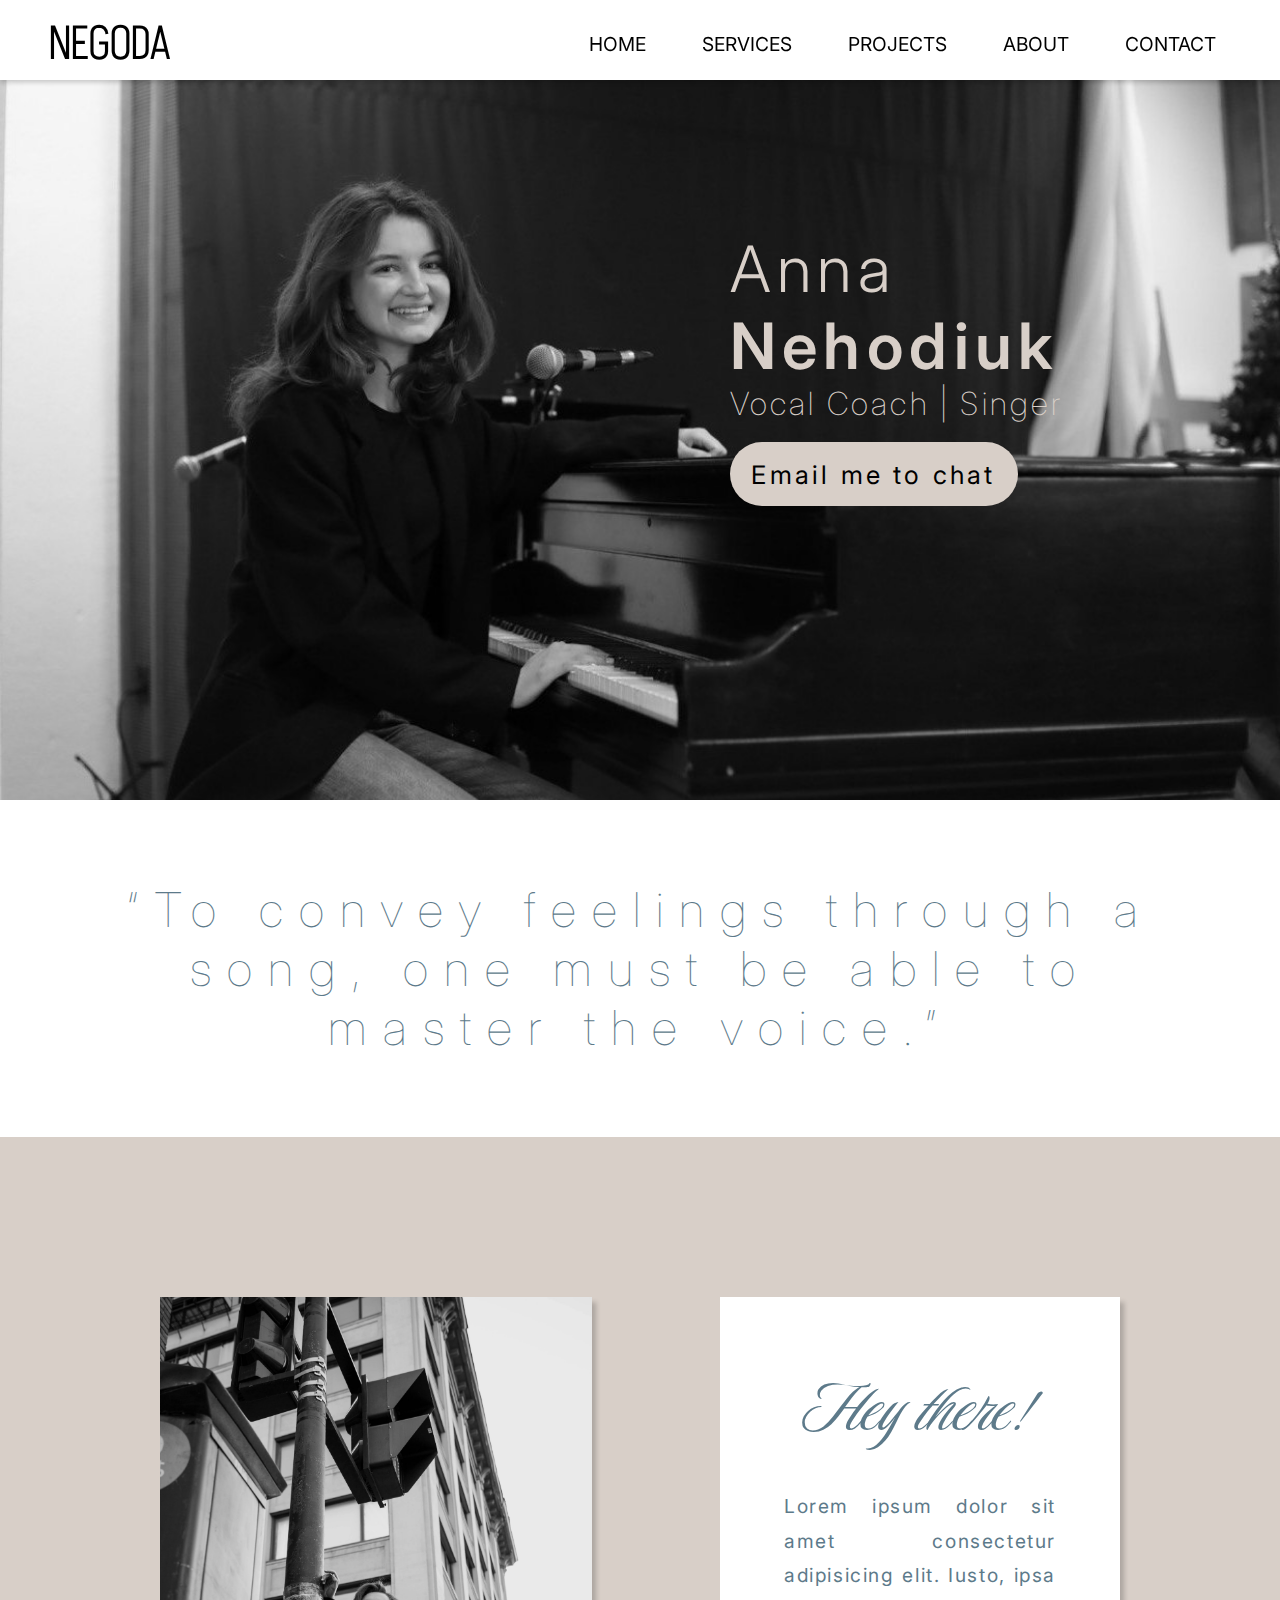
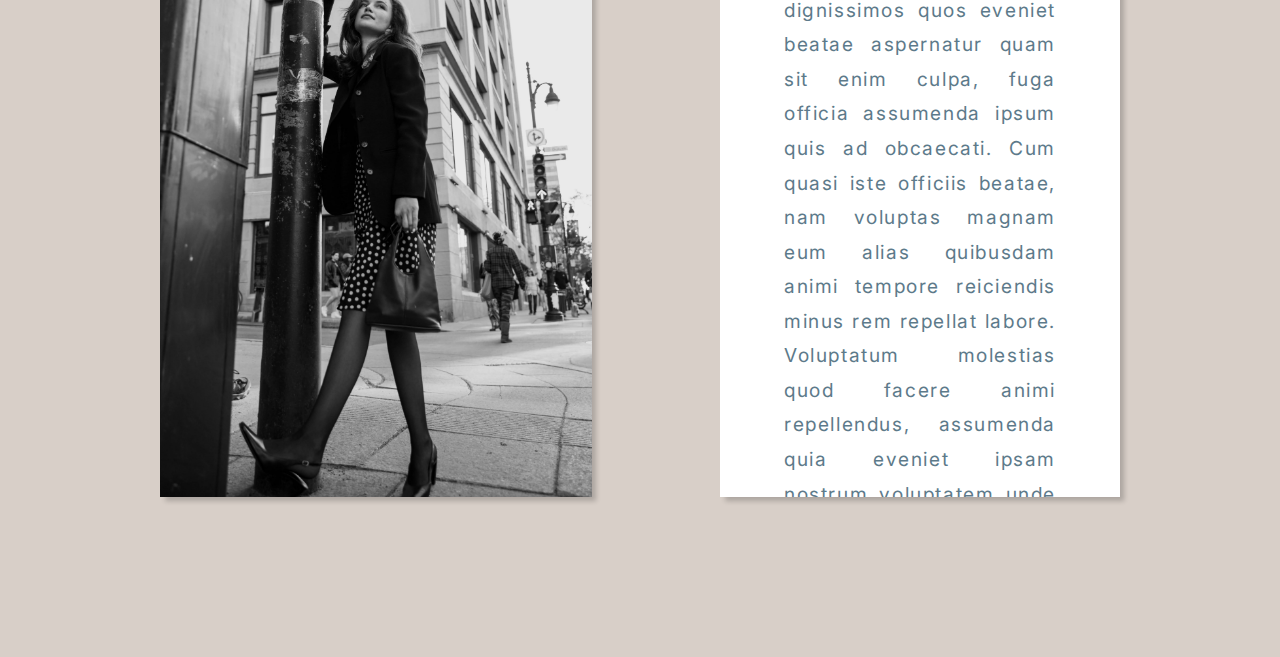
<file: pages/index.html>
<!DOCTYPE html>
<html lang="en">
  <head>
    <meta charset="UTF-8" />
    <meta name="viewport" content="width=device-width, initial-scale=1.0" />
    <title>NEGODA</title>
    <link rel="stylesheet" href="/assets/css/style.css" />
    <link
      href="https://fonts.googleapis.com/css2?family=Inter:ital,opsz,wght@0,14..32,100..900;1,14..32,100..900&display=swap"
      rel="stylesheet"
    />
    <link
      href="https://fonts.googleapis.com/css2?family=Inter:ital,opsz,wght@0,14..32,100..900;1,14..32,100..900&family=Luxurious+Script&display=swap"
      rel="stylesheet"
    />
  </head>
  <body>
    <div id="header"></div>
    <div class="intro-block">
      <h1 class="fullname name">Anna</h1>
      <h1 class="fullname surname">Nehodiuk</h1>
      <p class="pro">Vocal Coach | Singer</p>
      <button>Email me to chat</button>
    </div>

    <div class="quote-block">
      <q
        >To convey feelings through a song, one must be able to master the
        voice.</q
      >
    </div>

    <div class="about-me-block">
      <img src="/assets/img/stands_on_a_street.jpg" alt="Photo of Anna" />
      <div class="about-me-text">
        <h2>Hey there!</h2>
        <p>
          Lorem ipsum dolor sit amet consectetur adipisicing elit. Iusto, ipsa
          dignissimos quos eveniet beatae aspernatur quam sit enim culpa, fuga
          officia assumenda ipsum quis ad obcaecati. Cum quasi iste officiis
          beatae, nam voluptas magnam eum alias quibusdam animi tempore
          reiciendis minus rem repellat labore. Voluptatum molestias quod facere
          animi repellendus, assumenda quia eveniet ipsam nostrum voluptatem
          unde mollitia quae veritatis nulla laudantium nemo perspiciatis fugit?
          Libero facere magni vitae sit repellendus odio esse harum corporis
          totam, cumque eligendi aliquid, fuga molestias consequuntur quas quis?
          Sunt, nemo. Tempora dolor, soluta corporis nulla similique natus
          quisquam accusamus quaerat ullam maiores quo consequuntur a veniam,
          harum sunt quibusdam vero tenetur modi error ducimus reprehenderit
          inventore voluptate at. Quas amet, illo sapiente nesciunt, enim
          corrupti veritatis quasi minima perspiciatis mollitia nihil earum
          architecto beatae magnam reprehenderit dolores distinctio veniam? A
          exercitationem nemo odit recusandae amet animi expedita, dolorum
          accusamus nisi sed consectetur eveniet quas delectus porro non
          laboriosam voluptates rerum explicabo enim eligendi aliquid
          perferendis minima et. Mollitia porro nisi ex doloribus labore,
          aliquid minima illum, laborum accusantium saepe recusandae, odit eos
          animi ullam natus nihil. Molestiae accusantium minima porro cum
          commodi placeat, maiores quo quia fugiat modi consectetur, unde, natus
          quam ea ex? Lorem ipsum dolor sit amet consectetur adipisicing elit.
          Pariatur nobis ad vitae eveniet, quidem ut obcaecati. Aliquid, a
          animi? Vel iure saepe omnis magnam maiores, vitae porro nisi eos nemo?
          Quos quas dolores, enim dolorem eum sequi modi neque dolore
          repellendus alias nemo sapiente sint nobis commodi doloribus dicta
          facilis?
        </p>
      </div>
    </div>

    <script>
      // Завантажуємо header
      fetch("/includes/header.html")
        .then((response) => {
          if (!response.ok) {
            throw new Error("Network response was not ok");
          }
          return response.text();
        })
        .then((data) => {
          document.getElementById("header").innerHTML = data;

          // Після завантаження header, додаємо подію скролінгу
          let lastScrollY = window.scrollY;
          const headerElement = document.querySelector("header");

          window.addEventListener("scroll", () => {
            if (window.scrollY < lastScrollY) {
              headerElement.style.top = "0";
            } else {
              headerElement.style.top = "-5rem";
            }
            lastScrollY = window.scrollY;
          });

          // Гамбургер-меню
          const hamburger = document.getElementById("hamburger");
          const navMenu = document.querySelector("nav");

          // Перевірка на існування гамбургера (щоб уникнути помилок, якщо він не знайдений)
          if (hamburger) {
            hamburger.addEventListener("click", () => {
              navMenu.classList.toggle("show"); // Додає або прибирає клас "show"

              // Змінюємо символ гамбургера на хрестик і навпаки
              if (hamburger.textContent === "\u2630") {
                // Символ гамбургера (&#9776;)
                hamburger.textContent = "\u2715"; // Хрестик (&#10005;)
              } else {
                hamburger.textContent = "\u2630"; // Гамбургер (&#9776;)
              }
            });
          }
        })
        .catch((error) => {
          console.error("There was a problem with the fetch operation:", error);
        });
    </script>
  </body>
</html>
</file>
<file: assets/css/style.css>
* {
    margin: 0;
    padding: 0;
    box-sizing: border-box;
    font-family: 'Inter', sans-serif;
}

:root {
    --beige-color: #D8CFC8;
    --blue-color: #5D7A8A;
    --font-size: 16px;
}

body {
    padding-top: 5rem;
    overflow: auto;
    
}

body::-webkit-scrollbar {
    display: none;
}

.intro-block {
    position: relative;
    width: 100%;
    height: 45rem;
    background-image: url('/assets/img/main_cover.jpeg');
    background-size: cover;
    background-position: center;
    
    display: flex;
    flex-direction: column;
    justify-content: center;
    align-items: flex-start; /* Елементи зміщені ліворуч */
    padding-left: 57%; 
}

.fullname, .pro, .intro-block button{
    position: relative;
    bottom: 10%;
}

.fullname, .pro  {
    color: var(--beige-color);
}

.fullname {
    letter-spacing: 0.4rem;
    font-size: 4rem;
}

.name{
    font-weight: 300;
}

.surname {
    font-weight: 600;
}

.pro {
    font-weight: 150;
    letter-spacing: 0.2rem;
    font-size: 2rem;
    margin-bottom: 1.2rem;
}

.intro-block button {
    background-color: var(--beige-color);
    border: none;
    color: black;
    font-size: 1.6rem;
    letter-spacing: 0.2rem;
    padding: 10px 20px;
    border-radius: 4rem;
    width: 18rem;
    height: 4rem;
    transition: background-color 0.3s ease, transform 0.2s ease;
}

.intro-block button:hover{
    background-color: black;
    color: var(--beige-color);
}

.quote-block {
    margin: 5rem;
    background-color: white;
    color: var(--blue-color);
    font-size: 3rem;
    letter-spacing: 1rem;
    text-align: center;
    font-weight: 100;
}

.about-me-block {
    background-color: var(--beige-color);
    display: flex;
    align-items: stretch;
    gap: 8rem;
    padding: 10rem;
    max-height: 70rem;
}

.about-me-block img{
    height: auto;
    flex: 1;
    object-fit:cover;
    max-width: 45%;
    box-shadow: 0.3rem 0.3rem 0.3rem rgba(0, 0, 0, 0.2);
}

.about-me-text{
    flex: 1;
    box-sizing: border-box;
    display: flex;
    overflow-y: auto; /* Додаємо вертикальний скролінг */
    scrollbar-width: none;
    padding: 4rem;
    background-color: white;
    flex-direction: column;
    color: var(--blue-color);
    text-align: justify;
    box-shadow: 0.3rem 0.3rem 0.3rem rgba(0, 0, 0, 0.2);
}

.about-me-text h2{
    font-family: "Luxurious Script", cursive;
    font-weight: 200;
    font-size: 5rem;
    text-align: center;
    margin-bottom: 2rem;   
}

.about-me-text p{
    font-size: 1.2rem;
    letter-spacing: 0.1rem;
    line-height: 1.8;
}

.about-me-text::-webkit-scrollbar {
    display: none; /* Приховуємо скролбар для Chrome, Safari та інших WebKit-браузерів */
}



@media (max-width: 768px) {
    .intro-block{
        padding-left: 50%;
        padding-top: 4%;
    }
    .fullname {
        font-size: 2.5rem;
    }
    .pro {
        font-size: 1.5rem;
    }
    .intro-block button{
        font-size: 1.2rem;
        border-radius: 4rem;
        width: 15rem;
        height: 3rem;
    }
    
}
</file>
